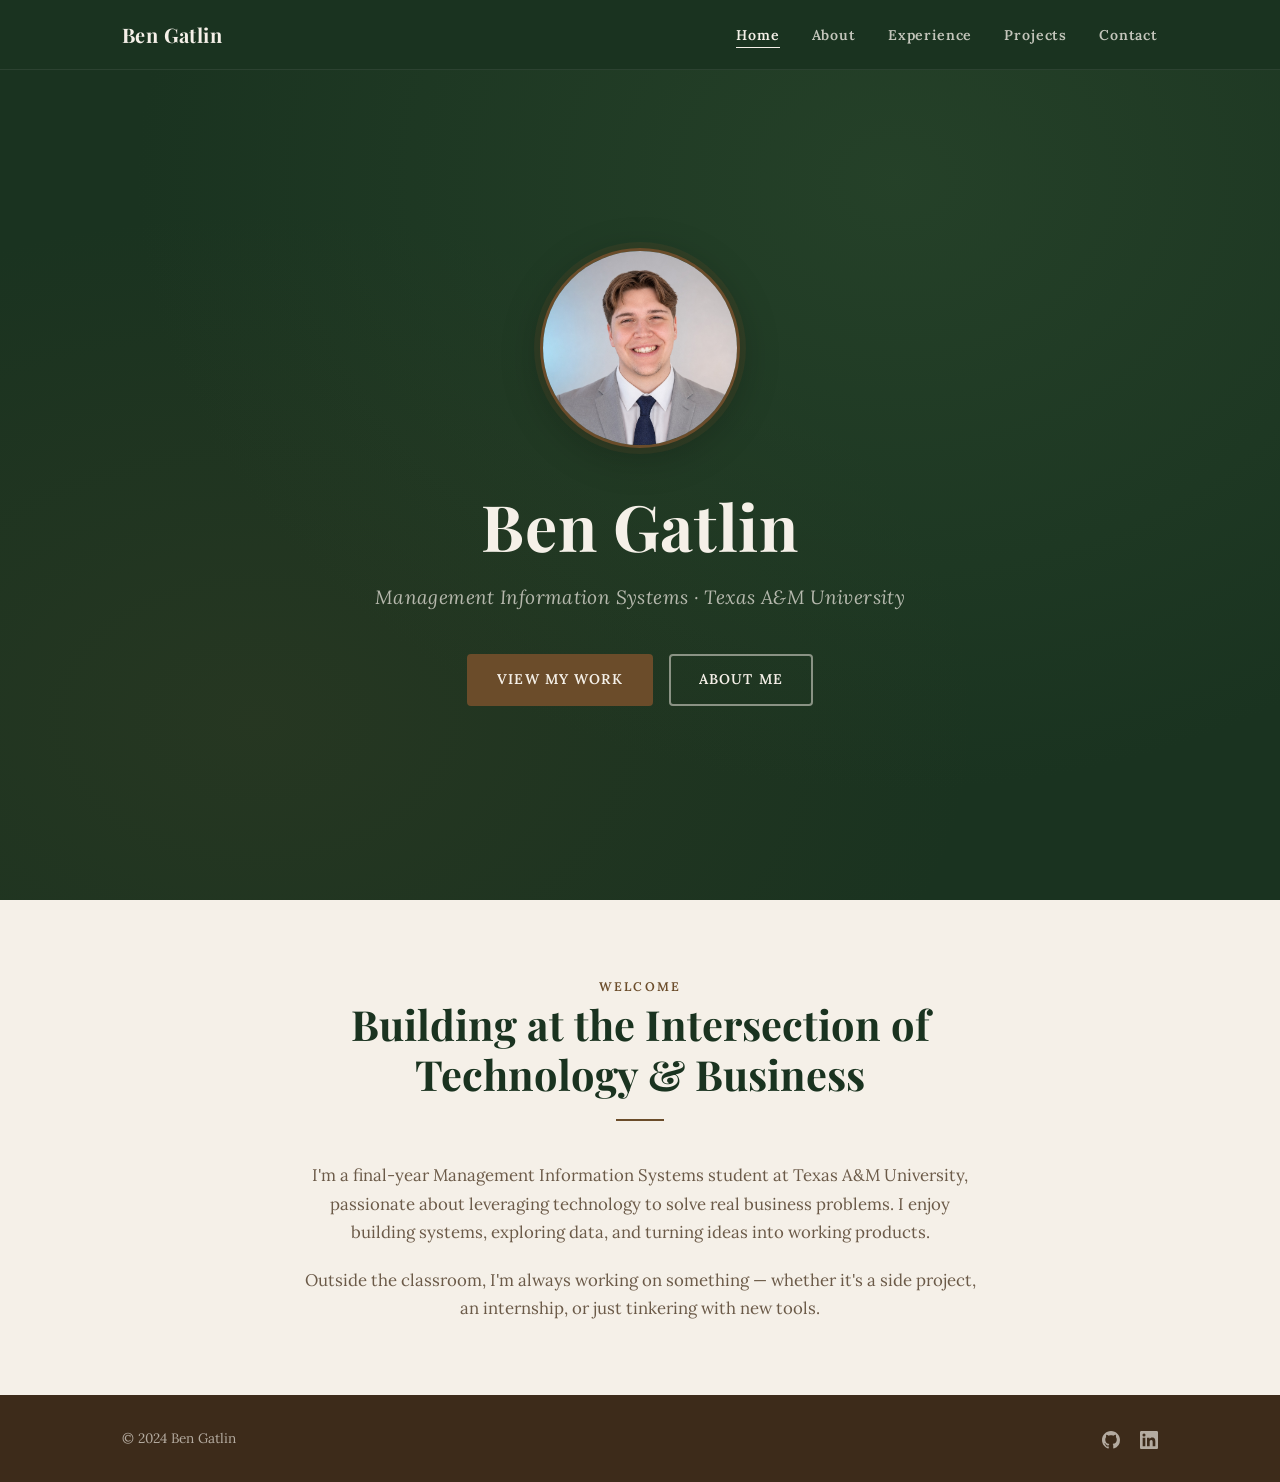
<file: index.html>
<!DOCTYPE html>
<html lang="en">
<head>
  <meta charset="UTF-8">
  <meta name="viewport" content="width=device-width, initial-scale=1.0">
  <meta name="description" content="Ben Gatlin — Management Information Systems student at Texas A&M University.">
  <title>Ben Gatlin</title>
  <link rel="preconnect" href="https://fonts.googleapis.com">
  <link rel="preconnect" href="https://fonts.gstatic.com" crossorigin>
  <link href="https://fonts.googleapis.com/css2?family=Playfair+Display:ital,wght@0,400;0,700;1,400&family=Lora:ital,wght@0,400;0,600;1,400&display=swap" rel="stylesheet">
  <link rel="stylesheet" href="css/styles.css">
</head>
<body>

  <!-- ===== NAVBAR ===== -->
  <nav class="navbar" role="navigation" aria-label="Main navigation">
    <div class="container">
      <a href="index.html" class="nav-brand">Ben Gatlin</a>
      <button class="nav-hamburger" aria-label="Toggle navigation" aria-expanded="false">
        <span></span>
        <span></span>
        <span></span>
      </button>
      <ul class="nav-links">
        <li><a href="index.html">Home</a></li>
        <li><a href="about.html">About</a></li>
        <li><a href="experience.html">Experience</a></li>
        <li><a href="projects.html">Projects</a></li>
        <li><a href="contact.html">Contact</a></li>
      </ul>
    </div>
  </nav>

  <main>

    <!-- ===== HERO ===== -->
    <section class="hero" aria-labelledby="hero-name">
      <div class="hero-photo-wrap">
        <img
          src="assets/profile.jpg"
          alt="Ben Gatlin"
          class="hero-photo"
          width="200"
          height="200"
        >
      </div>
      <h1 id="hero-name">Ben Gatlin</h1>
      <p class="hero-subtitle">Management Information Systems &middot; Texas A&amp;M University</p>
      <div class="hero-cta">
        <a href="projects.html" class="btn btn-primary">View My Work</a>
        <a href="about.html" class="btn btn-outline">About Me</a>
      </div>
    </section>

    <!-- ===== INTRO ===== -->
    <section class="hero-intro" aria-label="Introduction">
      <div class="hero-intro-inner reveal">
        <span class="section-label">Welcome</span>
        <h2>Building at the Intersection of Technology &amp; Business</h2>
        <div class="section-divider center"></div>
        <!-- PLACEHOLDER: Replace with a real 2–3 sentence personal intro -->
        <p>
          I'm a final-year Management Information Systems student at Texas A&amp;M University,
          passionate about leveraging technology to solve real business problems. I enjoy
          building systems, exploring data, and turning ideas into working products.
        </p>
        <p>
          Outside the classroom, I'm always working on something — whether it's a side project,
          an internship, or just tinkering with new tools.
        </p>
      </div>
    </section>

  </main>

  <!-- ===== FOOTER ===== -->
  <footer class="footer" role="contentinfo">
    <div class="container">
      <p class="footer-copy">&copy; 2024 Ben Gatlin</p>
      <nav class="footer-links" aria-label="Social links">
        <!-- PLACEHOLDER: Replace href values with real profile URLs -->
        <a href="https://github.com/BenGatlin" target="_blank" rel="noopener noreferrer" aria-label="GitHub">
          <svg class="footer-icon" viewBox="0 0 24 24" fill="currentColor" aria-hidden="true">
            <path d="M12 0C5.37 0 0 5.37 0 12c0 5.31 3.435 9.795 8.205 11.385.6.105.825-.255.825-.57 0-.285-.015-1.23-.015-2.235-3.015.555-3.795-.735-4.035-1.41-.135-.345-.72-1.41-1.23-1.695-.42-.225-1.02-.78-.015-.795.945-.015 1.62.87 1.845 1.23 1.08 1.815 2.805 1.305 3.495.99.105-.78.42-1.305.765-1.605-2.67-.3-5.46-1.335-5.46-5.925 0-1.305.465-2.385 1.23-3.225-.12-.3-.54-1.53.12-3.18 0 0 1.005-.315 3.3 1.23.96-.27 1.98-.405 3-.405s2.04.135 3 .405c2.295-1.56 3.3-1.23 3.3-1.23.66 1.65.24 2.88.12 3.18.765.84 1.23 1.905 1.23 3.225 0 4.605-2.805 5.625-5.475 5.925.435.375.81 1.095.81 2.22 0 1.605-.015 2.895-.015 3.3 0 .315.225.69.825.57A12.02 12.02 0 0 0 24 12c0-6.63-5.37-12-12-12z"/>
          </svg>
        </a>
        <a href="https://www.linkedin.com/in/ben-gatlin-" target="_blank" rel="noopener noreferrer" aria-label="LinkedIn">
          <svg class="footer-icon" viewBox="0 0 24 24" fill="currentColor" aria-hidden="true">
            <path d="M20.447 20.452h-3.554v-5.569c0-1.328-.027-3.037-1.852-3.037-1.853 0-2.136 1.445-2.136 2.939v5.667H9.351V9h3.414v1.561h.046c.477-.9 1.637-1.85 3.37-1.85 3.601 0 4.267 2.37 4.267 5.455v6.286zM5.337 7.433a2.062 2.062 0 0 1-2.063-2.065 2.064 2.064 0 1 1 2.063 2.065zm1.782 13.019H3.555V9h3.564v11.452zM22.225 0H1.771C.792 0 0 .774 0 1.729v20.542C0 23.227.792 24 1.771 24h20.451C23.2 24 24 23.227 24 22.271V1.729C24 .774 23.2 0 22.222 0h.003z"/>
          </svg>
        </a>
      </nav>
    </div>
  </footer>

  <script src="js/scripts.js"></script>
</body>
</html>
</file>
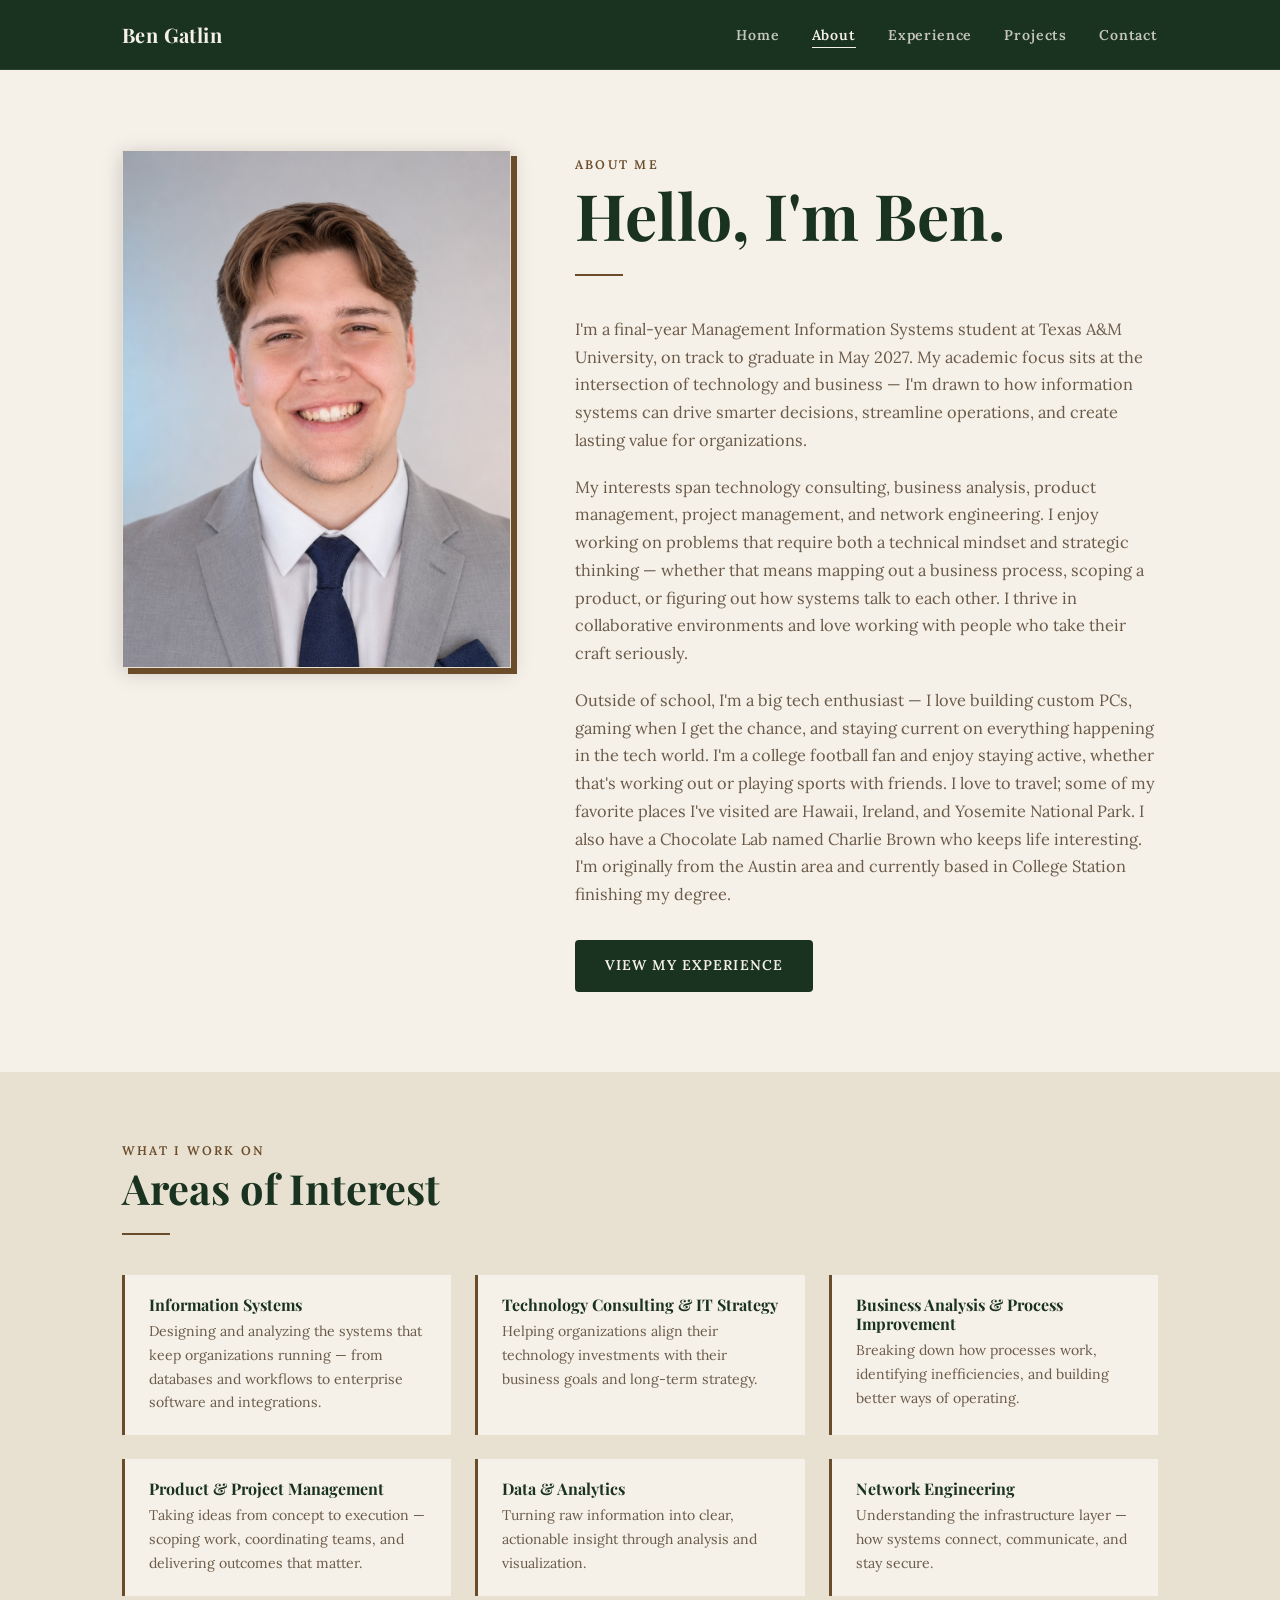
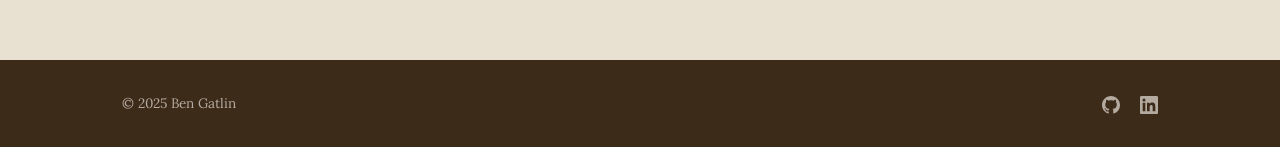
<file: about.html>
<!DOCTYPE html>
<html lang="en">
<head>
  <meta charset="UTF-8">
  <meta name="viewport" content="width=device-width, initial-scale=1.0">
  <meta name="description" content="About Ben Gatlin — MIS student at Texas A&M University.">
  <title>About — Ben Gatlin</title>
  <link rel="preconnect" href="https://fonts.googleapis.com">
  <link rel="preconnect" href="https://fonts.gstatic.com" crossorigin>
  <link href="https://fonts.googleapis.com/css2?family=Playfair+Display:ital,wght@0,400;0,700;1,400&family=Lora:ital,wght@0,400;0,600;1,400&display=swap" rel="stylesheet">
  <link rel="stylesheet" href="css/styles.css">
</head>
<body>

  <!-- ===== NAVBAR ===== -->
  <nav class="navbar" role="navigation" aria-label="Main navigation">
    <div class="container">
      <a href="index.html" class="nav-brand">Ben Gatlin</a>
      <button class="nav-hamburger" aria-label="Toggle navigation" aria-expanded="false">
        <span></span>
        <span></span>
        <span></span>
      </button>
      <ul class="nav-links">
        <li><a href="index.html">Home</a></li>
        <li><a href="about.html">About</a></li>
        <li><a href="experience.html">Experience</a></li>
        <li><a href="projects.html">Projects</a></li>
        <li><a href="contact.html">Contact</a></li>
      </ul>
    </div>
  </nav>

  <main style="padding-top: var(--nav-height);">

    <!-- ===== ABOUT BIO ===== -->
    <section class="section" aria-labelledby="about-heading">
      <div class="container">
        <div class="about-grid">

          <!-- Photo column -->
          <div class="about-photo-wrap reveal">
            <img
              src="assets/profile.jpg"
              alt="Ben Gatlin"
              class="about-photo"
            >
          </div>

          <!-- Bio column -->
          <div class="about-content reveal">
            <span class="section-label">About Me</span>
            <h1 id="about-heading" class="section-title">Hello, I'm Ben.</h1>
            <div class="section-divider"></div>

            <p>
              I'm a final-year Management Information Systems student at Texas A&amp;M University,
              on track to graduate in May 2027. My academic focus sits at the intersection of
              technology and business — I'm drawn to how information systems can drive smarter
              decisions, streamline operations, and create lasting value for organizations.
            </p>

            <p>
              My interests span technology consulting, business analysis, product management,
              project management, and network engineering. I enjoy working on problems that require
              both a technical mindset and strategic thinking — whether that means mapping out a
              business process, scoping a product, or figuring out how systems talk to each other.
              I thrive in collaborative environments and love working with people who take their
              craft seriously.
            </p>

            <p>
              Outside of school, I'm a big tech enthusiast — I love building custom PCs, gaming
              when I get the chance, and staying current on everything happening in the tech world.
              I'm a college football fan and enjoy staying active, whether that's working out or
              playing sports with friends. I love to travel; some of my favorite places I've visited
              are Hawaii, Ireland, and Yosemite National Park. I also have a Chocolate Lab named
              Charlie Brown who keeps life interesting. I'm originally from the Austin area and
              currently based in College Station finishing my degree.
            </p>

            <a href="experience.html" class="btn btn-dark" style="margin-top: 0.75rem;">
              View My Experience
            </a>
          </div>

        </div>
      </div>
    </section>

    <!-- ===== AREAS OF INTEREST ===== -->
    <section class="about-interests" aria-labelledby="interests-heading">
      <div class="container">
        <span class="section-label">What I Work On</span>
        <h2 id="interests-heading" class="section-title">Areas of Interest</h2>
        <div class="section-divider"></div>

        <div class="interests-grid">
          <div class="interest-item reveal">
            <h4>Information Systems</h4>
            <p>Designing and analyzing the systems that keep organizations running — from databases and workflows to enterprise software and integrations.</p>
          </div>

          <div class="interest-item reveal">
            <h4>Technology Consulting &amp; IT Strategy</h4>
            <p>Helping organizations align their technology investments with their business goals and long-term strategy.</p>
          </div>

          <div class="interest-item reveal">
            <h4>Business Analysis &amp; Process Improvement</h4>
            <p>Breaking down how processes work, identifying inefficiencies, and building better ways of operating.</p>
          </div>

          <div class="interest-item reveal">
            <h4>Product &amp; Project Management</h4>
            <p>Taking ideas from concept to execution — scoping work, coordinating teams, and delivering outcomes that matter.</p>
          </div>

          <div class="interest-item reveal">
            <h4>Data &amp; Analytics</h4>
            <p>Turning raw information into clear, actionable insight through analysis and visualization.</p>
          </div>

          <div class="interest-item reveal">
            <h4>Network Engineering</h4>
            <p>Understanding the infrastructure layer — how systems connect, communicate, and stay secure.</p>
          </div>
        </div>
      </div>
    </section>

  </main>

  <!-- ===== FOOTER ===== -->
  <footer class="footer" role="contentinfo">
    <div class="container">
      <p class="footer-copy">&copy; 2025 Ben Gatlin</p>
      <nav class="footer-links" aria-label="Social links">
        <a href="https://github.com/BenGatlin" target="_blank" rel="noopener noreferrer" aria-label="GitHub">
          <svg class="footer-icon" viewBox="0 0 24 24" fill="currentColor" aria-hidden="true">
            <path d="M12 0C5.37 0 0 5.37 0 12c0 5.31 3.435 9.795 8.205 11.385.6.105.825-.255.825-.57 0-.285-.015-1.23-.015-2.235-3.015.555-3.795-.735-4.035-1.41-.135-.345-.72-1.41-1.23-1.695-.42-.225-1.02-.78-.015-.795.945-.015 1.62.87 1.845 1.23 1.08 1.815 2.805 1.305 3.495.99.105-.78.42-1.305.765-1.605-2.67-.3-5.46-1.335-5.46-5.925 0-1.305.465-2.385 1.23-3.225-.12-.3-.54-1.53.12-3.18 0 0 1.005-.315 3.3 1.23.96-.27 1.98-.405 3-.405s2.04.135 3 .405c2.295-1.56 3.3-1.23 3.3-1.23.66 1.65.24 2.88.12 3.18.765.84 1.23 1.905 1.23 3.225 0 4.605-2.805 5.625-5.475 5.925.435.375.81 1.095.81 2.22 0 1.605-.015 2.895-.015 3.3 0 .315.225.69.825.57A12.02 12.02 0 0 0 24 12c0-6.63-5.37-12-12-12z"/>
          </svg>
        </a>
        <a href="https://www.linkedin.com/in/ben-gatlin-" target="_blank" rel="noopener noreferrer" aria-label="LinkedIn">
          <svg class="footer-icon" viewBox="0 0 24 24" fill="currentColor" aria-hidden="true">
            <path d="M20.447 20.452h-3.554v-5.569c0-1.328-.027-3.037-1.852-3.037-1.853 0-2.136 1.445-2.136 2.939v5.667H9.351V9h3.414v1.561h.046c.477-.9 1.637-1.85 3.37-1.85 3.601 0 4.267 2.37 4.267 5.455v6.286zM5.337 7.433a2.062 2.062 0 0 1-2.063-2.065 2.064 2.064 0 1 1 2.063 2.065zm1.782 13.019H3.555V9h3.564v11.452zM22.225 0H1.771C.792 0 0 .774 0 1.729v20.542C0 23.227.792 24 1.771 24h20.451C23.2 24 24 23.227 24 22.271V1.729C24 .774 23.2 0 22.222 0h.003z"/>
          </svg>
        </a>
      </nav>
    </div>
  </footer>

  <script src="js/scripts.js"></script>
</body>
</html>
</file>
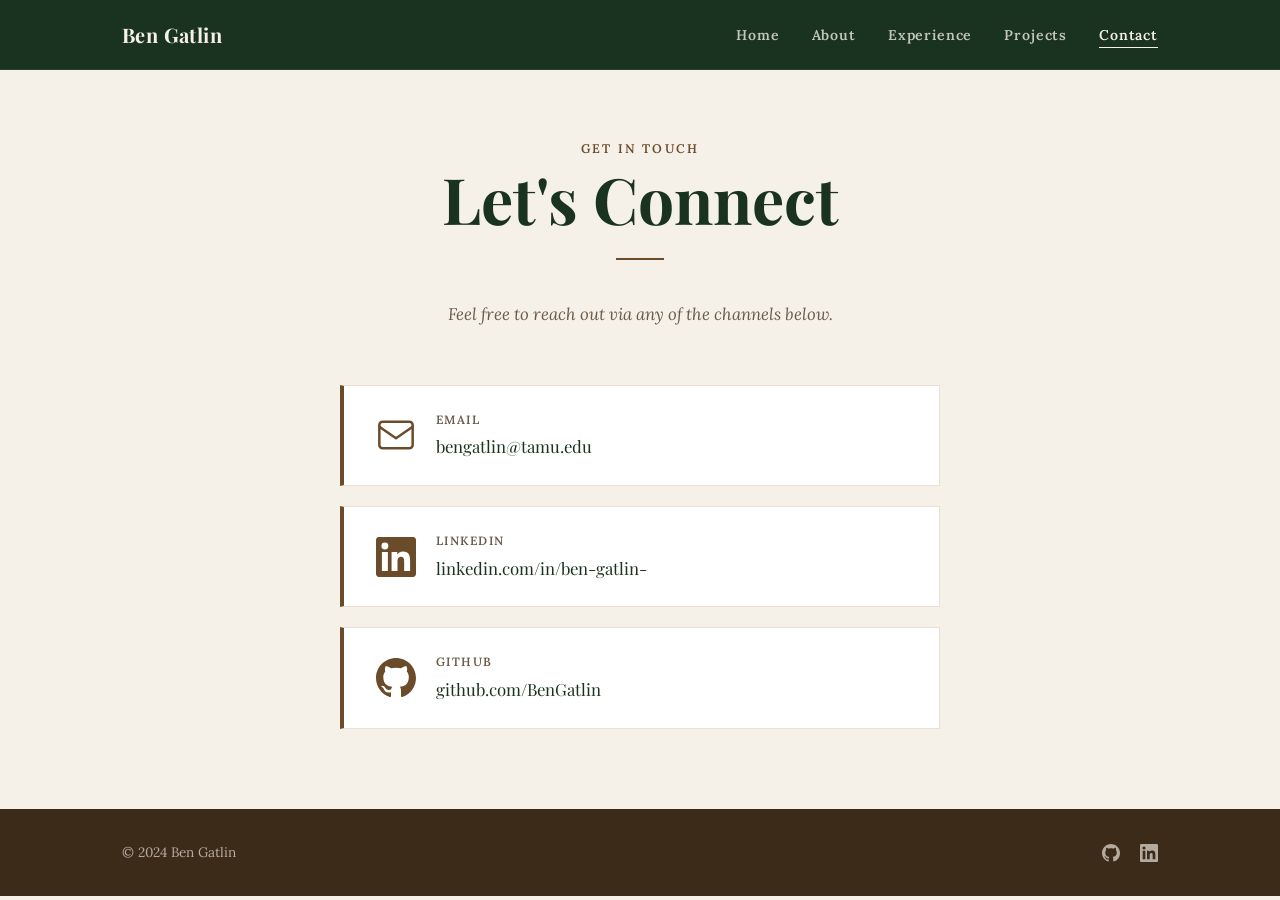
<file: contact.html>
<!DOCTYPE html>
<html lang="en">
<head>
  <meta charset="UTF-8">
  <meta name="viewport" content="width=device-width, initial-scale=1.0">
  <meta name="description" content="Contact Ben Gatlin — email, LinkedIn, and GitHub.">
  <title>Contact — Ben Gatlin</title>
  <link rel="preconnect" href="https://fonts.googleapis.com">
  <link rel="preconnect" href="https://fonts.gstatic.com" crossorigin>
  <link href="https://fonts.googleapis.com/css2?family=Playfair+Display:ital,wght@0,400;0,700;1,400&family=Lora:ital,wght@0,400;0,600;1,400&display=swap" rel="stylesheet">
  <link rel="stylesheet" href="css/styles.css">
</head>
<body>

  <!-- ===== NAVBAR ===== -->
  <nav class="navbar" role="navigation" aria-label="Main navigation">
    <div class="container">
      <a href="index.html" class="nav-brand">Ben Gatlin</a>
      <button class="nav-hamburger" aria-label="Toggle navigation" aria-expanded="false">
        <span></span>
        <span></span>
        <span></span>
      </button>
      <ul class="nav-links">
        <li><a href="index.html">Home</a></li>
        <li><a href="about.html">About</a></li>
        <li><a href="experience.html">Experience</a></li>
        <li><a href="projects.html">Projects</a></li>
        <li><a href="contact.html">Contact</a></li>
      </ul>
    </div>
  </nav>

  <main>
    <section class="contact-section" aria-labelledby="contact-heading">
      <div class="contact-inner">

        <span class="section-label">Get In Touch</span>
        <h1 id="contact-heading">Let's Connect</h1>
        <div class="section-divider center"></div>
        <p class="contact-intro">
          Feel free to reach out via any of the channels below.
        </p>

        <ul class="contact-list" role="list">

          <!-- Email -->
          <li>
            <a href="mailto:bengatlin@tamu.edu" class="contact-item" aria-label="Send email">
              <svg class="contact-icon" viewBox="0 0 24 24" fill="none" stroke="currentColor" stroke-width="1.5" stroke-linecap="round" stroke-linejoin="round" aria-hidden="true">
                <rect x="2" y="4" width="20" height="16" rx="2"/>
                <path d="m2 7 10 7 10-7"/>
              </svg>
              <div>
                <div class="contact-label">Email</div>
                <div class="contact-value">bengatlin@tamu.edu</div>
              </div>
            </a>
          </li>

          <!-- LinkedIn -->
          <li>
            <a href="https://www.linkedin.com/in/ben-gatlin-" class="contact-item" target="_blank" rel="noopener noreferrer" aria-label="LinkedIn profile">
              <svg class="contact-icon" viewBox="0 0 24 24" fill="currentColor" aria-hidden="true">
                <path d="M20.447 20.452h-3.554v-5.569c0-1.328-.027-3.037-1.852-3.037-1.853 0-2.136 1.445-2.136 2.939v5.667H9.351V9h3.414v1.561h.046c.477-.9 1.637-1.85 3.37-1.85 3.601 0 4.267 2.37 4.267 5.455v6.286zM5.337 7.433a2.062 2.062 0 0 1-2.063-2.065 2.064 2.064 0 1 1 2.063 2.065zm1.782 13.019H3.555V9h3.564v11.452zM22.225 0H1.771C.792 0 0 .774 0 1.729v20.542C0 23.227.792 24 1.771 24h20.451C23.2 24 24 23.227 24 22.271V1.729C24 .774 23.2 0 22.222 0h.003z"/>
              </svg>
              <div>
                <div class="contact-label">LinkedIn</div>
                <div class="contact-value">linkedin.com/in/ben-gatlin-</div>
              </div>
            </a>
          </li>

          <!-- GitHub -->
          <li>
            <a href="https://github.com/BenGatlin" class="contact-item" target="_blank" rel="noopener noreferrer" aria-label="GitHub profile">
              <svg class="contact-icon" viewBox="0 0 24 24" fill="currentColor" aria-hidden="true">
                <path d="M12 0C5.37 0 0 5.37 0 12c0 5.31 3.435 9.795 8.205 11.385.6.105.825-.255.825-.57 0-.285-.015-1.23-.015-2.235-3.015.555-3.795-.735-4.035-1.41-.135-.345-.72-1.41-1.23-1.695-.42-.225-1.02-.78-.015-.795.945-.015 1.62.87 1.845 1.23 1.08 1.815 2.805 1.305 3.495.99.105-.78.42-1.305.765-1.605-2.67-.3-5.46-1.335-5.46-5.925 0-1.305.465-2.385 1.23-3.225-.12-.3-.54-1.53.12-3.18 0 0 1.005-.315 3.3 1.23.96-.27 1.98-.405 3-.405s2.04.135 3 .405c2.295-1.56 3.3-1.23 3.3-1.23.66 1.65.24 2.88.12 3.18.765.84 1.23 1.905 1.23 3.225 0 4.605-2.805 5.625-5.475 5.925.435.375.81 1.095.81 2.22 0 1.605-.015 2.895-.015 3.3 0 .315.225.69.825.57A12.02 12.02 0 0 0 24 12c0-6.63-5.37-12-12-12z"/>
              </svg>
              <div>
                <div class="contact-label">GitHub</div>
                <div class="contact-value">github.com/BenGatlin</div>
              </div>
            </a>
          </li>

        </ul>
      </div>
    </section>
  </main>

  <!-- ===== FOOTER ===== -->
  <footer class="footer" role="contentinfo">
    <div class="container">
      <p class="footer-copy">&copy; 2024 Ben Gatlin</p>
      <nav class="footer-links" aria-label="Social links">
        <a href="https://github.com/BenGatlin" target="_blank" rel="noopener noreferrer" aria-label="GitHub">
          <svg class="footer-icon" viewBox="0 0 24 24" fill="currentColor" aria-hidden="true">
            <path d="M12 0C5.37 0 0 5.37 0 12c0 5.31 3.435 9.795 8.205 11.385.6.105.825-.255.825-.57 0-.285-.015-1.23-.015-2.235-3.015.555-3.795-.735-4.035-1.41-.135-.345-.72-1.41-1.23-1.695-.42-.225-1.02-.78-.015-.795.945-.015 1.62.87 1.845 1.23 1.08 1.815 2.805 1.305 3.495.99.105-.78.42-1.305.765-1.605-2.67-.3-5.46-1.335-5.46-5.925 0-1.305.465-2.385 1.23-3.225-.12-.3-.54-1.53.12-3.18 0 0 1.005-.315 3.3 1.23.96-.27 1.98-.405 3-.405s2.04.135 3 .405c2.295-1.56 3.3-1.23 3.3-1.23.66 1.65.24 2.88.12 3.18.765.84 1.23 1.905 1.23 3.225 0 4.605-2.805 5.625-5.475 5.925.435.375.81 1.095.81 2.22 0 1.605-.015 2.895-.015 3.3 0 .315.225.69.825.57A12.02 12.02 0 0 0 24 12c0-6.63-5.37-12-12-12z"/>
          </svg>
        </a>
        <a href="https://www.linkedin.com/in/ben-gatlin-" target="_blank" rel="noopener noreferrer" aria-label="LinkedIn">
          <svg class="footer-icon" viewBox="0 0 24 24" fill="currentColor" aria-hidden="true">
            <path d="M20.447 20.452h-3.554v-5.569c0-1.328-.027-3.037-1.852-3.037-1.853 0-2.136 1.445-2.136 2.939v5.667H9.351V9h3.414v1.561h.046c.477-.9 1.637-1.85 3.37-1.85 3.601 0 4.267 2.37 4.267 5.455v6.286zM5.337 7.433a2.062 2.062 0 0 1-2.063-2.065 2.064 2.064 0 1 1 2.063 2.065zm1.782 13.019H3.555V9h3.564v11.452zM22.225 0H1.771C.792 0 0 .774 0 1.729v20.542C0 23.227.792 24 1.771 24h20.451C23.2 24 24 23.227 24 22.271V1.729C24 .774 23.2 0 22.222 0h.003z"/>
          </svg>
        </a>
      </nav>
    </div>
  </footer>

  <script src="js/scripts.js"></script>
</body>
</html>
</file>
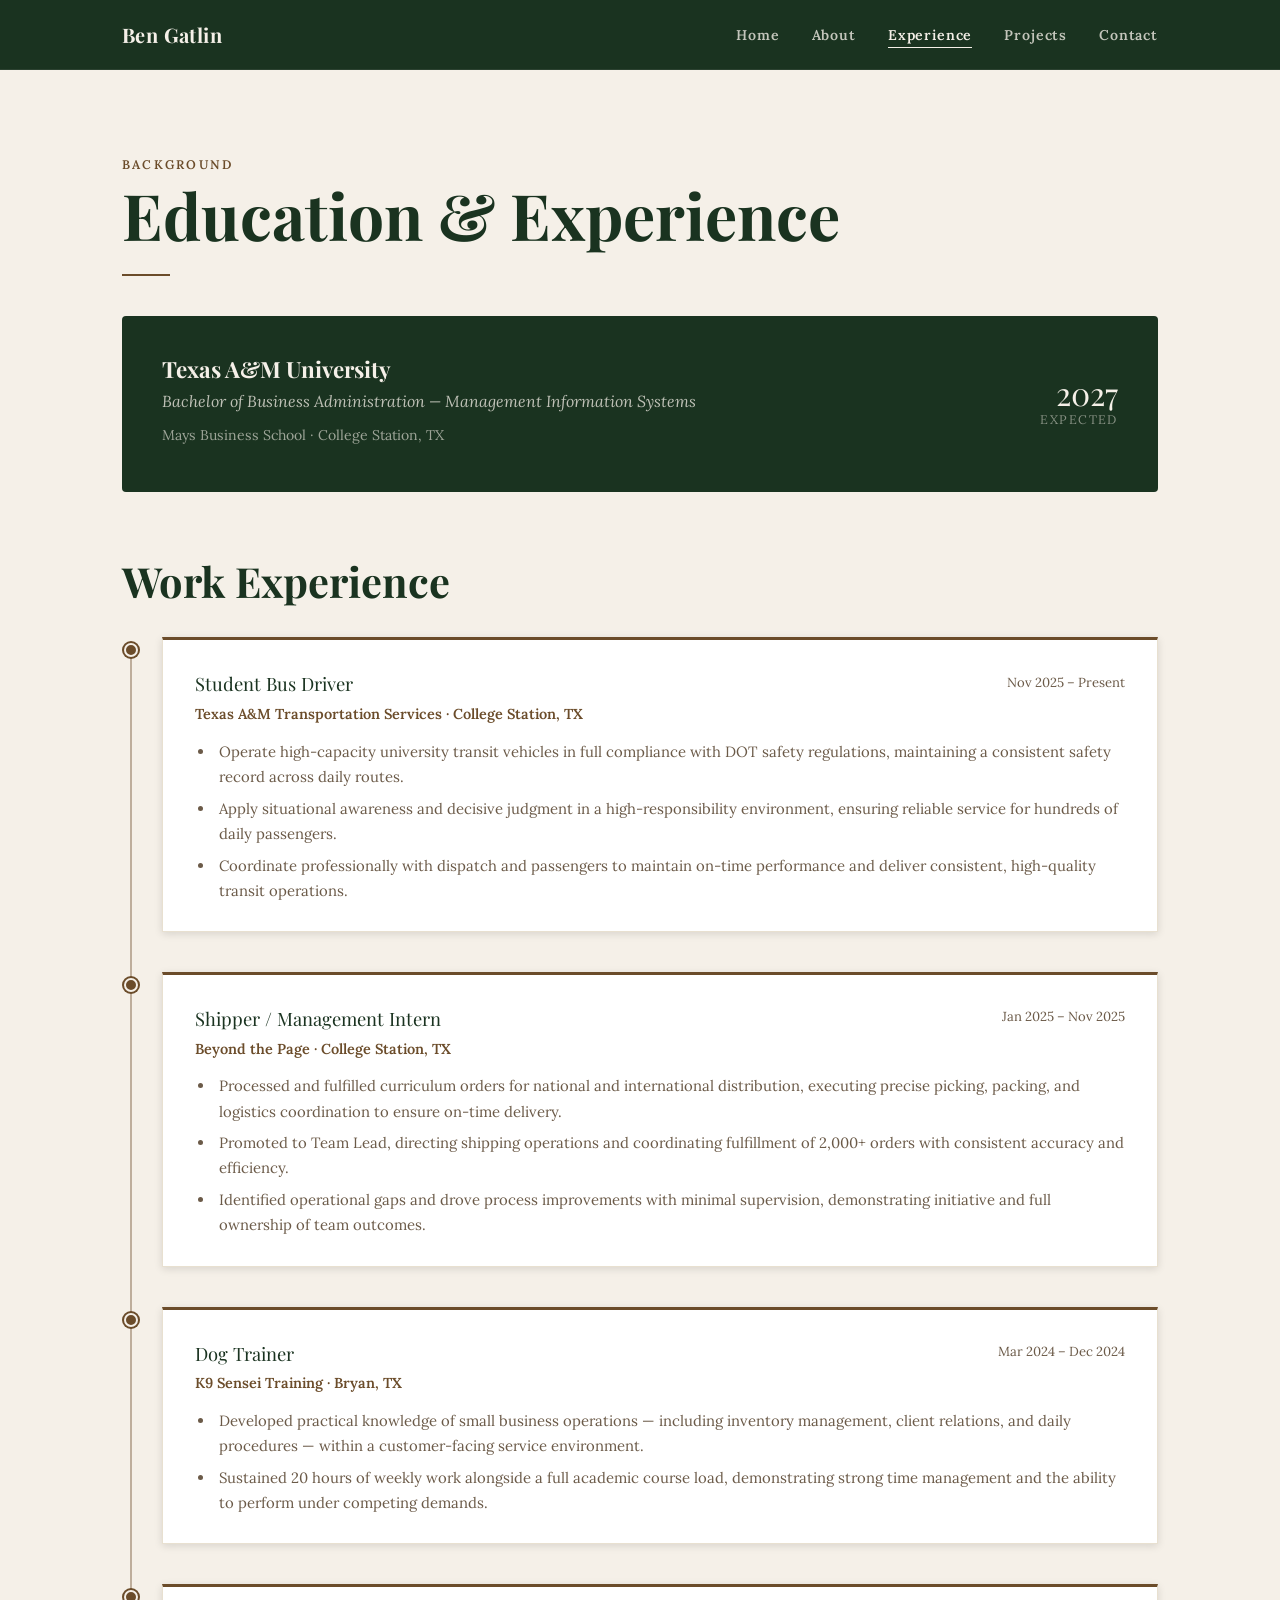
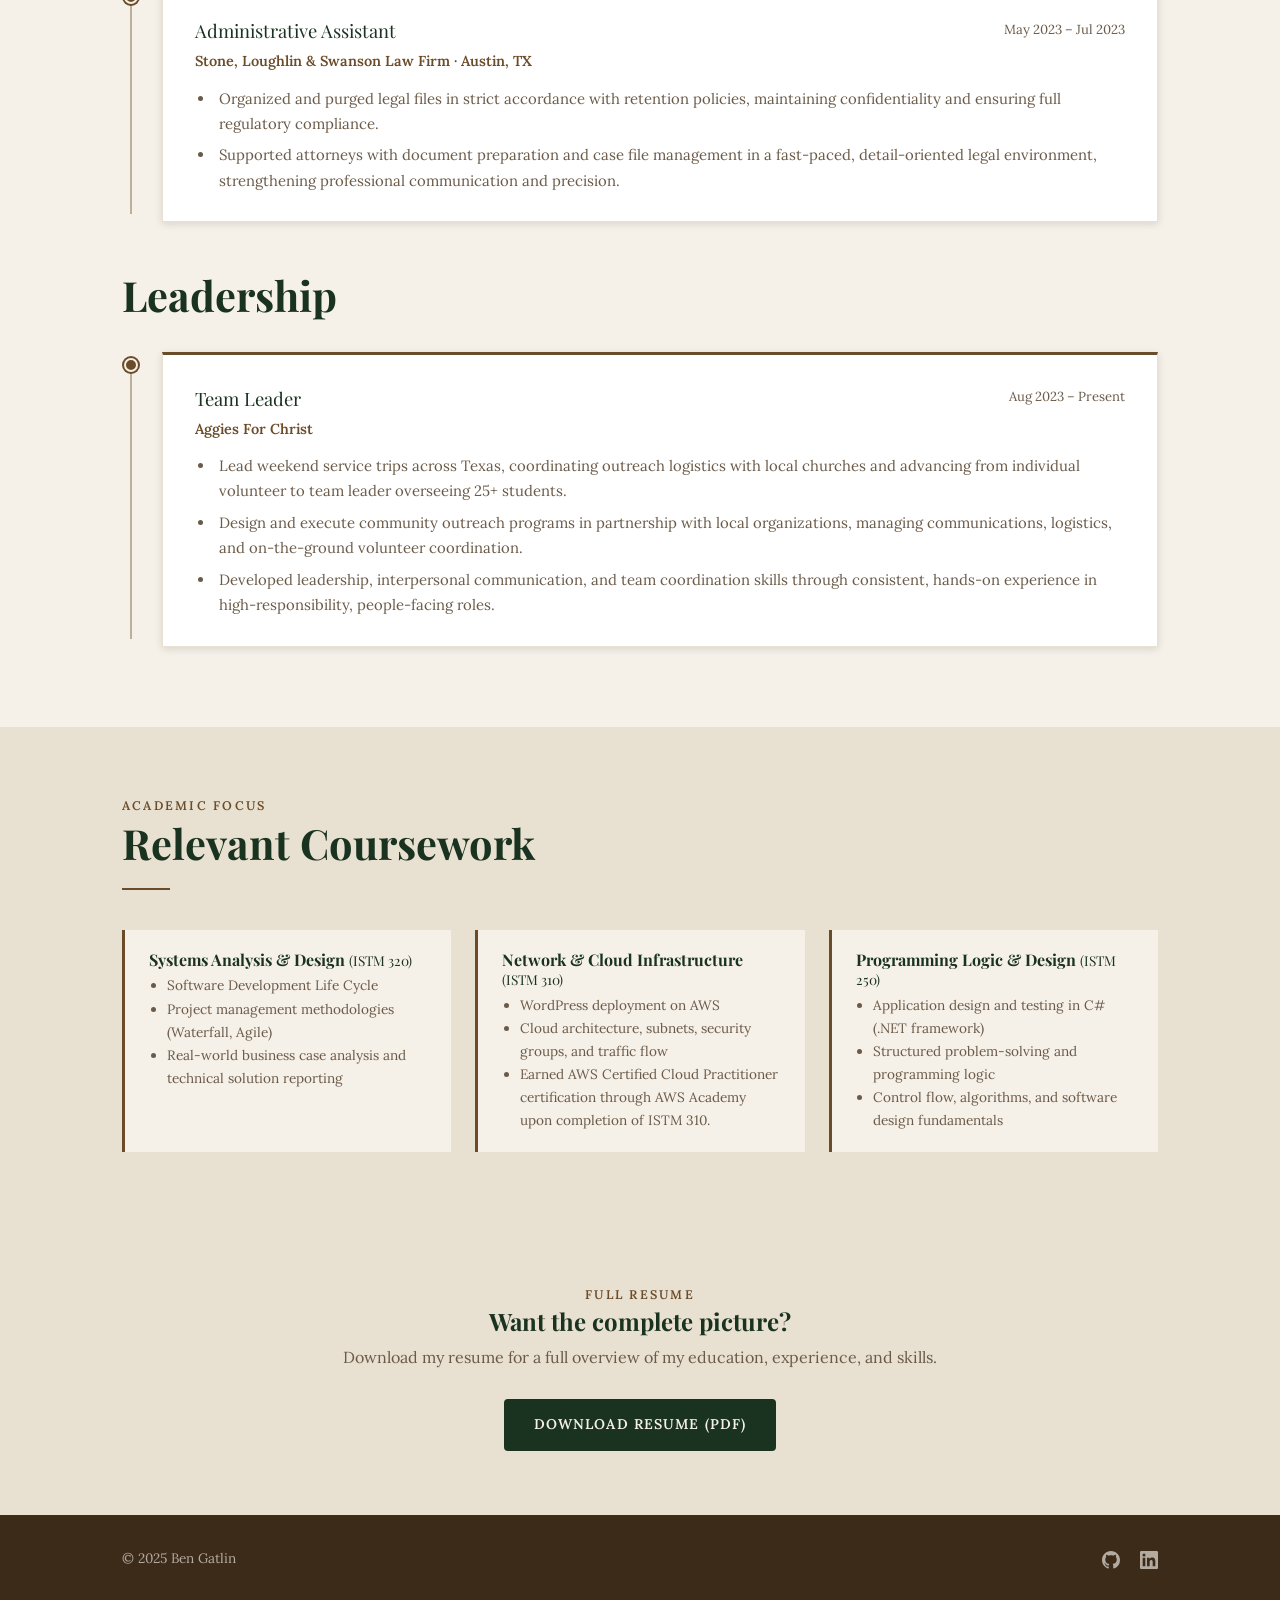
<file: experience.html>
<!DOCTYPE html>
<html lang="en">
<head>
  <meta charset="UTF-8">
  <meta name="viewport" content="width=device-width, initial-scale=1.0">
  <meta name="description" content="Experience and resume of Ben Gatlin, MIS student at Texas A&M University.">
  <title>Experience — Ben Gatlin</title>
  <link rel="preconnect" href="https://fonts.googleapis.com">
  <link rel="preconnect" href="https://fonts.gstatic.com" crossorigin>
  <link href="https://fonts.googleapis.com/css2?family=Playfair+Display:ital,wght@0,400;0,700;1,400&family=Lora:ital,wght@0,400;0,600;1,400&display=swap" rel="stylesheet">
  <link rel="stylesheet" href="css/styles.css">
</head>
<body>

  <!-- ===== NAVBAR ===== -->
  <nav class="navbar" role="navigation" aria-label="Main navigation">
    <div class="container">
      <a href="index.html" class="nav-brand">Ben Gatlin</a>
      <button class="nav-hamburger" aria-label="Toggle navigation" aria-expanded="false">
        <span></span>
        <span></span>
        <span></span>
      </button>
      <ul class="nav-links">
        <li><a href="index.html">Home</a></li>
        <li><a href="about.html">About</a></li>
        <li><a href="experience.html">Experience</a></li>
        <li><a href="projects.html">Projects</a></li>
        <li><a href="contact.html">Contact</a></li>
      </ul>
    </div>
  </nav>

  <main style="padding-top: var(--nav-height);">

    <!-- ===== EDUCATION ===== -->
    <section class="section" aria-labelledby="education-heading">
      <div class="container">
        <span class="section-label">Background</span>
        <h1 id="education-heading" class="section-title">Education &amp; Experience</h1>
        <div class="section-divider"></div>

        <!-- Education card -->
        <div class="education-card reveal" role="region" aria-label="Education">
          <div>
            <h3>Texas A&amp;M University</h3>
            <p class="degree">Bachelor of Business Administration — Management Information Systems</p>
            <p class="detail">Mays Business School &middot; College Station, TX</p>
          </div>
          <div class="education-date">
            <div class="year">2027</div>
            <div class="year-label">Expected</div>
          </div>
        </div>

        <!-- ===== EXPERIENCE TIMELINE ===== -->
        <h2 style="margin-bottom: 2rem; margin-top: 1rem;">Work Experience</h2>

        <div class="timeline" role="list">

          <div class="timeline-entry reveal" role="listitem">
            <div class="timeline-dot" aria-hidden="true"></div>
            <div class="timeline-card">
              <div class="timeline-header">
                <div>
                  <div class="timeline-role">Student Bus Driver</div>
                  <div class="timeline-company">Texas A&amp;M Transportation Services &middot; College Station, TX</div>
                </div>
                <div class="timeline-dates">Nov 2025 – Present</div>
              </div>
              <ul class="timeline-bullets">
                <li>Operate high-capacity university transit vehicles in full compliance with DOT safety regulations, maintaining a consistent safety record across daily routes.</li>
                <li>Apply situational awareness and decisive judgment in a high-responsibility environment, ensuring reliable service for hundreds of daily passengers.</li>
                <li>Coordinate professionally with dispatch and passengers to maintain on-time performance and deliver consistent, high-quality transit operations.</li>
              </ul>
            </div>
          </div>

          <div class="timeline-entry reveal" role="listitem">
            <div class="timeline-dot" aria-hidden="true"></div>
            <div class="timeline-card">
              <div class="timeline-header">
                <div>
                  <div class="timeline-role">Shipper / Management Intern</div>
                  <div class="timeline-company">Beyond the Page &middot; College Station, TX</div>
                </div>
                <div class="timeline-dates">Jan 2025 – Nov 2025</div>
              </div>
              <ul class="timeline-bullets">
                <li>Processed and fulfilled curriculum orders for national and international distribution, executing precise picking, packing, and logistics coordination to ensure on-time delivery.</li>
                <li>Promoted to Team Lead, directing shipping operations and coordinating fulfillment of 2,000+ orders with consistent accuracy and efficiency.</li>
                <li>Identified operational gaps and drove process improvements with minimal supervision, demonstrating initiative and full ownership of team outcomes.</li>
              </ul>
            </div>
          </div>

          <div class="timeline-entry reveal" role="listitem">
            <div class="timeline-dot" aria-hidden="true"></div>
            <div class="timeline-card">
              <div class="timeline-header">
                <div>
                  <div class="timeline-role">Dog Trainer</div>
                  <div class="timeline-company">K9 Sensei Training &middot; Bryan, TX</div>
                </div>
                <div class="timeline-dates">Mar 2024 – Dec 2024</div>
              </div>
              <ul class="timeline-bullets">
                <li>Developed practical knowledge of small business operations — including inventory management, client relations, and daily procedures — within a customer-facing service environment.</li>
                <li>Sustained 20 hours of weekly work alongside a full academic course load, demonstrating strong time management and the ability to perform under competing demands.</li>
              </ul>
            </div>
          </div>

          <div class="timeline-entry reveal" role="listitem">
            <div class="timeline-dot" aria-hidden="true"></div>
            <div class="timeline-card">
              <div class="timeline-header">
                <div>
                  <div class="timeline-role">Administrative Assistant</div>
                  <div class="timeline-company">Stone, Loughlin &amp; Swanson Law Firm &middot; Austin, TX</div>
                </div>
                <div class="timeline-dates">May 2023 – Jul 2023</div>
              </div>
              <ul class="timeline-bullets">
                <li>Organized and purged legal files in strict accordance with retention policies, maintaining confidentiality and ensuring full regulatory compliance.</li>
                <li>Supported attorneys with document preparation and case file management in a fast-paced, detail-oriented legal environment, strengthening professional communication and precision.</li>
              </ul>
            </div>
          </div>

        </div><!-- /.timeline -->

        <!-- ===== LEADERSHIP ===== -->
        <h2 style="margin-bottom: 2rem; margin-top: 3rem;">Leadership</h2>

        <div class="timeline" role="list">

          <div class="timeline-entry reveal" role="listitem">
            <div class="timeline-dot" aria-hidden="true"></div>
            <div class="timeline-card">
              <div class="timeline-header">
                <div>
                  <div class="timeline-role">Team Leader</div>
                  <div class="timeline-company">Aggies For Christ</div>
                </div>
                <div class="timeline-dates">Aug 2023 – Present</div>
              </div>
              <ul class="timeline-bullets">
                <li>Lead weekend service trips across Texas, coordinating outreach logistics with local churches and advancing from individual volunteer to team leader overseeing 25+ students.</li>
                <li>Design and execute community outreach programs in partnership with local organizations, managing communications, logistics, and on-the-ground volunteer coordination.</li>
                <li>Developed leadership, interpersonal communication, and team coordination skills through consistent, hands-on experience in high-responsibility, people-facing roles.</li>
              </ul>
            </div>
          </div>

        </div><!-- /.timeline -->
      </div>
    </section>

    <!-- ===== RELEVANT COURSEWORK ===== -->
    <section class="about-interests" aria-labelledby="coursework-heading">
      <div class="container">
        <span class="section-label">Academic Focus</span>
        <h2 id="coursework-heading" class="section-title">Relevant Coursework</h2>
        <div class="section-divider"></div>

        <div class="interests-grid">

          <div class="interest-item reveal">
            <h4>Systems Analysis &amp; Design <span style="font-weight: 400; font-size: 0.85em;">(ISTM 320)</span></h4>
            <ul style="list-style: disc; padding-left: 1.1rem; font-size: 0.85rem; color: var(--color-text-muted); font-family: var(--font-body); margin: 0;">
              <li>Software Development Life Cycle</li>
              <li>Project management methodologies (Waterfall, Agile)</li>
              <li>Real-world business case analysis and technical solution reporting</li>
            </ul>
          </div>

          <div class="interest-item reveal">
            <h4>Network &amp; Cloud Infrastructure <span style="font-weight: 400; font-size: 0.85em;">(ISTM 310)</span></h4>
            <ul style="list-style: disc; padding-left: 1.1rem; font-size: 0.85rem; color: var(--color-text-muted); font-family: var(--font-body); margin: 0;">
              <li>WordPress deployment on AWS</li>
              <li>Cloud architecture, subnets, security groups, and traffic flow</li>
              <li>Earned AWS Certified Cloud Practitioner certification through AWS Academy upon completion of ISTM 310.</li>
            </ul>
          </div>

          <div class="interest-item reveal">
            <h4>Programming Logic &amp; Design <span style="font-weight: 400; font-size: 0.85em;">(ISTM 250)</span></h4>
            <ul style="list-style: disc; padding-left: 1.1rem; font-size: 0.85rem; color: var(--color-text-muted); font-family: var(--font-body); margin: 0;">
              <li>Application design and testing in C# (.NET framework)</li>
              <li>Structured problem-solving and programming logic</li>
              <li>Control flow, algorithms, and software design fundamentals</li>
            </ul>
          </div>

        </div>
      </div>
    </section>

    <!-- ===== RESUME CTA ===== -->
    <section class="resume-cta" aria-labelledby="resume-heading">
      <div class="container">
        <span class="section-label">Full Resume</span>
        <h3 id="resume-heading">Want the complete picture?</h3>
        <p>Download my resume for a full overview of my education, experience, and skills.</p>
        <a href="assets/resume.pdf" class="btn btn-dark" target="_blank" rel="noopener noreferrer">
          Download Resume (PDF)
        </a>
      </div>
    </section>

  </main>

  <!-- ===== FOOTER ===== -->
  <footer class="footer" role="contentinfo">
    <div class="container">
      <p class="footer-copy">&copy; 2025 Ben Gatlin</p>
      <nav class="footer-links" aria-label="Social links">
        <a href="https://github.com/BenGatlin" target="_blank" rel="noopener noreferrer" aria-label="GitHub">
          <svg class="footer-icon" viewBox="0 0 24 24" fill="currentColor" aria-hidden="true">
            <path d="M12 0C5.37 0 0 5.37 0 12c0 5.31 3.435 9.795 8.205 11.385.6.105.825-.255.825-.57 0-.285-.015-1.23-.015-2.235-3.015.555-3.795-.735-4.035-1.41-.135-.345-.72-1.41-1.23-1.695-.42-.225-1.02-.78-.015-.795.945-.015 1.62.87 1.845 1.23 1.08 1.815 2.805 1.305 3.495.99.105-.78.42-1.305.765-1.605-2.67-.3-5.46-1.335-5.46-5.925 0-1.305.465-2.385 1.23-3.225-.12-.3-.54-1.53.12-3.18 0 0 1.005-.315 3.3 1.23.96-.27 1.98-.405 3-.405s2.04.135 3 .405c2.295-1.56 3.3-1.23 3.3-1.23.66 1.65.24 2.88.12 3.18.765.84 1.23 1.905 1.23 3.225 0 4.605-2.805 5.625-5.475 5.925.435.375.81 1.095.81 2.22 0 1.605-.015 2.895-.015 3.3 0 .315.225.69.825.57A12.02 12.02 0 0 0 24 12c0-6.63-5.37-12-12-12z"/>
          </svg>
        </a>
        <a href="https://www.linkedin.com/in/ben-gatlin-" target="_blank" rel="noopener noreferrer" aria-label="LinkedIn">
          <svg class="footer-icon" viewBox="0 0 24 24" fill="currentColor" aria-hidden="true">
            <path d="M20.447 20.452h-3.554v-5.569c0-1.328-.027-3.037-1.852-3.037-1.853 0-2.136 1.445-2.136 2.939v5.667H9.351V9h3.414v1.561h.046c.477-.9 1.637-1.85 3.37-1.85 3.601 0 4.267 2.37 4.267 5.455v6.286zM5.337 7.433a2.062 2.062 0 0 1-2.063-2.065 2.064 2.064 0 1 1 2.063 2.065zm1.782 13.019H3.555V9h3.564v11.452zM22.225 0H1.771C.792 0 0 .774 0 1.729v20.542C0 23.227.792 24 1.771 24h20.451C23.2 24 24 23.227 24 22.271V1.729C24 .774 23.2 0 22.222 0h.003z"/>
          </svg>
        </a>
      </nav>
    </div>
  </footer>

  <script src="js/scripts.js"></script>
</body>
</html>
</file>
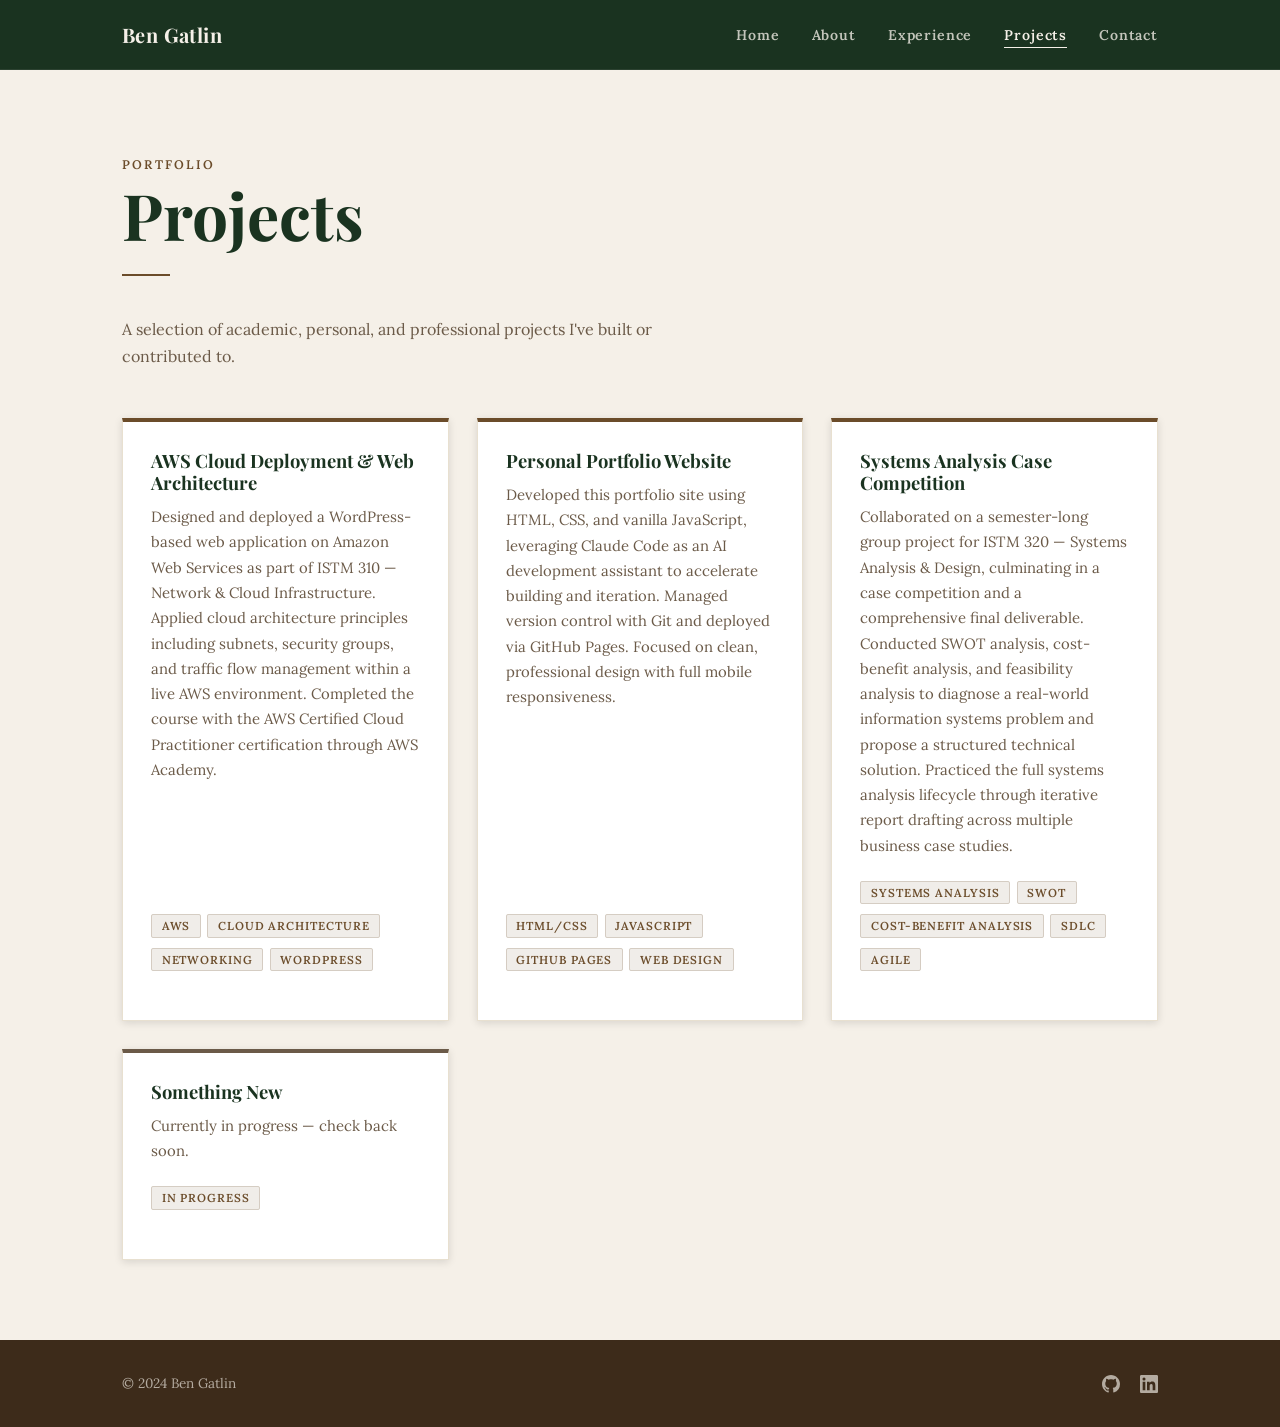
<file: projects.html>
<!DOCTYPE html>
<html lang="en">
<head>
  <meta charset="UTF-8">
  <meta name="viewport" content="width=device-width, initial-scale=1.0">
  <meta name="description" content="Projects by Ben Gatlin — portfolio of academic, personal, and professional work.">
  <title>Projects — Ben Gatlin</title>
  <link rel="preconnect" href="https://fonts.googleapis.com">
  <link rel="preconnect" href="https://fonts.gstatic.com" crossorigin>
  <link href="https://fonts.googleapis.com/css2?family=Playfair+Display:ital,wght@0,400;0,700;1,400&family=Lora:ital,wght@0,400;0,600;1,400&display=swap" rel="stylesheet">
  <link rel="stylesheet" href="css/styles.css">
</head>
<body>

  <!-- ===== NAVBAR ===== -->
  <nav class="navbar" role="navigation" aria-label="Main navigation">
    <div class="container">
      <a href="index.html" class="nav-brand">Ben Gatlin</a>
      <button class="nav-hamburger" aria-label="Toggle navigation" aria-expanded="false">
        <span></span>
        <span></span>
        <span></span>
      </button>
      <ul class="nav-links">
        <li><a href="index.html">Home</a></li>
        <li><a href="about.html">About</a></li>
        <li><a href="experience.html">Experience</a></li>
        <li><a href="projects.html">Projects</a></li>
        <li><a href="contact.html">Contact</a></li>
      </ul>
    </div>
  </nav>

  <main style="padding-top: var(--nav-height);">

    <section class="section" aria-labelledby="projects-heading">
      <div class="container">
        <span class="section-label">Portfolio</span>
        <h1 id="projects-heading" class="section-title">Projects</h1>
        <div class="section-divider"></div>
        <p style="max-width: 620px; color: var(--color-text-muted); margin-bottom: 3rem;">
          <!-- PLACEHOLDER: Optional intro sentence about your work -->
          A selection of academic, personal, and professional projects I've built or contributed to.
        </p>

        <!-- ─────────────────────────────────────────────────────────
             PROJECT CARD TEMPLATE — copy this block to add a project.
             Remove the project-card--coming-soon class for real cards.
             ───────────────────────────────────────────────────────── -->

        <div class="projects-grid">

          <!-- Card 1: Academic Project -->
          <article class="project-card reveal" aria-labelledby="proj-1-title">
            <h3 id="proj-1-title">
              AWS Cloud Deployment &amp; Web Architecture
            </h3>
            <p>
              Designed and deployed a WordPress-based web application on Amazon Web Services as part of ISTM 310 — Network &amp; Cloud Infrastructure. Applied cloud architecture principles including subnets, security groups, and traffic flow management within a live AWS environment. Completed the course with the AWS Certified Cloud Practitioner certification through AWS Academy.
            </p>
            <ul class="tag-list" aria-label="Technologies used">
              <li><span class="tag">AWS</span></li>
              <li><span class="tag">Cloud Architecture</span></li>
              <li><span class="tag">Networking</span></li>
              <li><span class="tag">WordPress</span></li>
            </ul>
          </article>

          <!-- Card 2: Personal / Side Project -->
          <article class="project-card reveal" aria-labelledby="proj-2-title">
            <h3 id="proj-2-title">
              Personal Portfolio Website
            </h3>
            <p>
              Developed this portfolio site using HTML, CSS, and vanilla JavaScript, leveraging Claude Code as an AI development assistant to accelerate building and iteration. Managed version control with Git and deployed via GitHub Pages. Focused on clean, professional design with full mobile responsiveness.
            </p>
            <ul class="tag-list" aria-label="Technologies used">
              <li><span class="tag">HTML/CSS</span></li>
              <li><span class="tag">JavaScript</span></li>
              <li><span class="tag">GitHub Pages</span></li>
              <li><span class="tag">Web Design</span></li>
            </ul>
          </article>

          <!-- Card 3: Academic / Group Project -->
          <article class="project-card reveal" aria-labelledby="proj-3-title">
            <h3 id="proj-3-title">
              Systems Analysis Case Competition
            </h3>
            <p>
              Collaborated on a semester-long group project for ISTM 320 — Systems Analysis &amp; Design, culminating in a case competition and a comprehensive final deliverable. Conducted SWOT analysis, cost-benefit analysis, and feasibility analysis to diagnose a real-world information systems problem and propose a structured technical solution. Practiced the full systems analysis lifecycle through iterative report drafting across multiple business case studies.
            </p>
            <ul class="tag-list" aria-label="Technologies used">
              <li><span class="tag">Systems Analysis</span></li>
              <li><span class="tag">SWOT</span></li>
              <li><span class="tag">Cost-Benefit Analysis</span></li>
              <li><span class="tag">SDLC</span></li>
              <li><span class="tag">Agile</span></li>
            </ul>
          </article>

          <!-- Card 4: Coming Soon -->
          <article class="project-card project-card--coming-soon reveal" aria-labelledby="proj-4-title" aria-label="Coming soon project">
            <h3 id="proj-4-title">
              <!-- PLACEHOLDER: Hint at what's coming, or leave as-is -->
              Something New
            </h3>
            <p>
              <!-- PLACEHOLDER: Tease what you're working on -->
              Currently in progress — check back soon.
            </p>
            <ul class="tag-list" aria-label="Status">
              <li><span class="tag">In Progress</span></li>
            </ul>
          </article>

        </div>
      </div>
    </section>

  </main>

  <!-- ===== FOOTER ===== -->
  <footer class="footer" role="contentinfo">
    <div class="container">
      <p class="footer-copy">&copy; 2024 Ben Gatlin</p>
      <nav class="footer-links" aria-label="Social links">
        <!-- PLACEHOLDER: Replace href values with real profile URLs -->
        <a href="https://github.com/BenGatlin" target="_blank" rel="noopener noreferrer" aria-label="GitHub">
          <svg class="footer-icon" viewBox="0 0 24 24" fill="currentColor" aria-hidden="true">
            <path d="M12 0C5.37 0 0 5.37 0 12c0 5.31 3.435 9.795 8.205 11.385.6.105.825-.255.825-.57 0-.285-.015-1.23-.015-2.235-3.015.555-3.795-.735-4.035-1.41-.135-.345-.72-1.41-1.23-1.695-.42-.225-1.02-.78-.015-.795.945-.015 1.62.87 1.845 1.23 1.08 1.815 2.805 1.305 3.495.99.105-.78.42-1.305.765-1.605-2.67-.3-5.46-1.335-5.46-5.925 0-1.305.465-2.385 1.23-3.225-.12-.3-.54-1.53.12-3.18 0 0 1.005-.315 3.3 1.23.96-.27 1.98-.405 3-.405s2.04.135 3 .405c2.295-1.56 3.3-1.23 3.3-1.23.66 1.65.24 2.88.12 3.18.765.84 1.23 1.905 1.23 3.225 0 4.605-2.805 5.625-5.475 5.925.435.375.81 1.095.81 2.22 0 1.605-.015 2.895-.015 3.3 0 .315.225.69.825.57A12.02 12.02 0 0 0 24 12c0-6.63-5.37-12-12-12z"/>
          </svg>
        </a>
        <a href="https://www.linkedin.com/in/ben-gatlin-" target="_blank" rel="noopener noreferrer" aria-label="LinkedIn">
          <svg class="footer-icon" viewBox="0 0 24 24" fill="currentColor" aria-hidden="true">
            <path d="M20.447 20.452h-3.554v-5.569c0-1.328-.027-3.037-1.852-3.037-1.853 0-2.136 1.445-2.136 2.939v5.667H9.351V9h3.414v1.561h.046c.477-.9 1.637-1.85 3.37-1.85 3.601 0 4.267 2.37 4.267 5.455v6.286zM5.337 7.433a2.062 2.062 0 0 1-2.063-2.065 2.064 2.064 0 1 1 2.063 2.065zm1.782 13.019H3.555V9h3.564v11.452zM22.225 0H1.771C.792 0 0 .774 0 1.729v20.542C0 23.227.792 24 1.771 24h20.451C23.2 24 24 23.227 24 22.271V1.729C24 .774 23.2 0 22.222 0h.003z"/>
          </svg>
        </a>
      </nav>
    </div>
  </footer>

  <script src="js/scripts.js"></script>
</body>
</html>
</file>
<file: css/styles.css>
/* =========================================
   1. RESET & BASE
   ========================================= */

*, *::before, *::after {
  box-sizing: border-box;
  margin: 0;
  padding: 0;
}

html {
  scroll-behavior: smooth;
}

body {
  font-family: var(--font-body);
  font-size: 1rem;
  line-height: 1.7;
  color: var(--color-text);
  background-color: var(--color-cream);
}

img {
  display: block;
  max-width: 100%;
}

a {
  color: inherit;
  text-decoration: none;
}

ul {
  list-style: none;
}

/* =========================================
   2. DESIGN TOKENS
   ========================================= */

:root {
  --color-green-dark:   #1A3320;
  --color-green-mid:    #2C4A2E;
  --color-brown-dark:   #3D2B1A;
  --color-brown-mid:    #6B4C2A;
  --color-cream:        #F5F0E8;
  --color-cream-dark:   #E8E0D0;
  --color-text:         #2A1F14;
  --color-text-muted:   #6B5A48;

  --font-heading: 'Playfair Display', Georgia, serif;
  --font-body:    'Lora', Georgia, serif;

  --max-width:    1100px;
  --nav-height:   70px;

  --shadow-sm:    0 2px 8px rgba(0,0,0,0.12);
  --shadow-md:    0 4px 20px rgba(0,0,0,0.18);
  --shadow-lg:    0 8px 40px rgba(0,0,0,0.22);

  --radius:       4px;
  --transition:   0.25s ease;
}

/* =========================================
   3. TYPOGRAPHY
   ========================================= */

h1, h2, h3, h4 {
  font-family: var(--font-heading);
  font-weight: 700;
  line-height: 1.2;
  color: var(--color-green-dark);
}

h1 { font-size: clamp(2.4rem, 6vw, 4rem); }
h2 { font-size: clamp(1.8rem, 4vw, 2.6rem); }
h3 { font-size: clamp(1.2rem, 2.5vw, 1.5rem); }

p {
  margin-bottom: 1.2rem;
  color: var(--color-text);
}

p:last-child {
  margin-bottom: 0;
}

/* =========================================
   4. LAYOUT UTILITIES
   ========================================= */

.container {
  width: 100%;
  max-width: var(--max-width);
  margin: 0 auto;
  padding: 0 2rem;
}

.section {
  padding: 5rem 0;
}

.section-label {
  font-family: var(--font-body);
  font-size: 0.78rem;
  font-weight: 600;
  letter-spacing: 0.18em;
  text-transform: uppercase;
  color: var(--color-brown-mid);
  margin-bottom: 0.75rem;
}

.section-title {
  margin-bottom: 0.5rem;
}

.section-divider {
  width: 48px;
  height: 2px;
  background-color: var(--color-brown-mid);
  margin: 1.25rem 0 2.5rem;
}

.section-divider.center {
  margin-left: auto;
  margin-right: auto;
}

.text-center { text-align: center; }

/* Scroll reveal animation */
.reveal {
  opacity: 0;
  transform: translateY(24px);
  transition: opacity 0.55s ease, transform 0.55s ease;
}

.reveal.visible {
  opacity: 1;
  transform: translateY(0);
}

/* =========================================
   5. NAVBAR
   ========================================= */

.navbar {
  position: fixed;
  top: 0;
  left: 0;
  right: 0;
  height: var(--nav-height);
  background-color: var(--color-green-dark);
  border-bottom: 1px solid rgba(245, 240, 232, 0.08);
  z-index: 1000;
  display: flex;
  align-items: center;
}

.navbar .container {
  display: flex;
  align-items: center;
  justify-content: space-between;
}

.nav-brand {
  font-family: var(--font-heading);
  font-size: 1.25rem;
  font-weight: 700;
  color: var(--color-cream);
  letter-spacing: 0.02em;
  white-space: nowrap;
}

.nav-brand:hover {
  color: var(--color-cream-dark);
}

.nav-links {
  display: flex;
  align-items: center;
  gap: 2rem;
}

.nav-links a {
  font-family: var(--font-body);
  font-size: 0.88rem;
  font-weight: 600;
  letter-spacing: 0.06em;
  color: rgba(245, 240, 232, 0.78);
  transition: color var(--transition);
  position: relative;
  padding-bottom: 2px;
}

.nav-links a::after {
  content: '';
  position: absolute;
  bottom: -2px;
  left: 0;
  width: 0;
  height: 1px;
  background-color: var(--color-cream);
  transition: width var(--transition);
}

.nav-links a:hover,
.nav-links a.active {
  color: var(--color-cream);
}

.nav-links a:hover::after,
.nav-links a.active::after {
  width: 100%;
}

.nav-hamburger {
  display: none;
  flex-direction: column;
  justify-content: center;
  gap: 5px;
  background: none;
  border: none;
  cursor: pointer;
  padding: 6px;
}

.nav-hamburger span {
  display: block;
  width: 24px;
  height: 2px;
  background-color: var(--color-cream);
  transition: var(--transition);
  border-radius: 1px;
}

/* =========================================
   6. FOOTER
   ========================================= */

.footer {
  background-color: var(--color-brown-dark);
  color: var(--color-cream);
  padding: 2rem 0;
}

.footer .container {
  display: flex;
  align-items: center;
  justify-content: space-between;
  flex-wrap: wrap;
  gap: 1rem;
}

.footer-copy {
  font-family: var(--font-body);
  font-size: 0.85rem;
  color: rgba(245, 240, 232, 0.65);
  margin-bottom: 0;
}

.footer-links {
  display: flex;
  gap: 1.25rem;
  align-items: center;
}

.footer-links a {
  color: rgba(245, 240, 232, 0.65);
  font-size: 0.85rem;
  font-family: var(--font-body);
  transition: color var(--transition);
}

.footer-links a:hover {
  color: var(--color-cream);
}

.footer-icon {
  width: 18px;
  height: 18px;
  vertical-align: middle;
}

/* =========================================
   7. HERO SECTION
   ========================================= */

.hero {
  min-height: 100vh;
  background-color: var(--color-green-dark);
  background-image:
    radial-gradient(ellipse at 70% 20%, rgba(44, 74, 46, 0.6) 0%, transparent 60%),
    radial-gradient(ellipse at 20% 80%, rgba(107, 76, 42, 0.15) 0%, transparent 50%);
  display: flex;
  flex-direction: column;
  align-items: center;
  justify-content: center;
  padding: calc(var(--nav-height) + 3rem) 2rem 4rem;
  text-align: center;
}

.hero-photo-wrap {
  position: relative;
  width: 200px;
  height: 200px;
  margin: 0 auto 2.5rem;
}

.hero-photo {
  width: 200px;
  height: 200px;
  border-radius: 50%;
  object-fit: cover;
  border: 3px solid var(--color-brown-mid);
  box-shadow: 0 0 0 6px rgba(107, 76, 42, 0.2), var(--shadow-lg);
}

.hero h1 {
  color: var(--color-cream);
  margin-bottom: 1rem;
  letter-spacing: 0.01em;
}

.hero-subtitle {
  font-family: var(--font-body);
  font-style: italic;
  font-size: clamp(1rem, 2.5vw, 1.2rem);
  color: rgba(245, 240, 232, 0.7);
  margin-bottom: 2.5rem;
  letter-spacing: 0.02em;
}

.hero-cta {
  display: flex;
  gap: 1rem;
  justify-content: center;
  flex-wrap: wrap;
}

.hero-intro {
  background-color: var(--color-cream);
  padding: 4.5rem 0;
}

.hero-intro-inner {
  max-width: 680px;
  margin: 0 auto;
  text-align: center;
}

.hero-intro-inner h2 {
  margin-bottom: 1.25rem;
}

.hero-intro-inner p {
  font-size: 1.05rem;
  color: var(--color-text-muted);
}

/* =========================================
   8. ABOUT PAGE
   ========================================= */

.about-grid {
  display: grid;
  grid-template-columns: 2fr 3fr;
  gap: 4rem;
  align-items: start;
}

.about-photo-wrap {
  position: sticky;
  top: calc(var(--nav-height) + 2rem);
}

.about-photo {
  width: 100%;
  aspect-ratio: 3/4;
  object-fit: cover;
  border: 1px solid var(--color-cream-dark);
  box-shadow: 6px 6px 0 var(--color-brown-mid), var(--shadow-md);
}

.about-content h2 {
  margin-bottom: 0.5rem;
}

.about-content p {
  font-size: 1.02rem;
  color: var(--color-text-muted);
}

.about-interests {
  background-color: var(--color-cream-dark);
  padding: 4rem 0;
}

.interests-grid {
  display: grid;
  grid-template-columns: repeat(3, 1fr);
  gap: 1.5rem;
  margin-top: 1rem;
}

.interest-item {
  background-color: var(--color-cream);
  border-left: 3px solid var(--color-brown-mid);
  padding: 1.25rem 1.5rem;
}

.interest-item h4 {
  font-size: 1rem;
  margin-bottom: 0.35rem;
}

.interest-item p {
  font-size: 0.88rem;
  color: var(--color-text-muted);
  margin-bottom: 0;
}

/* =========================================
   9. EXPERIENCE / TIMELINE
   ========================================= */

.education-card {
  background-color: var(--color-green-dark);
  color: var(--color-cream);
  padding: 2.5rem;
  border-radius: var(--radius);
  display: grid;
  grid-template-columns: 1fr auto;
  align-items: center;
  gap: 1.5rem;
  margin-bottom: 4rem;
}

.education-card h3 {
  color: var(--color-cream);
  font-size: 1.4rem;
  margin-bottom: 0.3rem;
}

.education-card .degree {
  font-family: var(--font-body);
  font-style: italic;
  color: rgba(245, 240, 232, 0.75);
  font-size: 1rem;
  margin-bottom: 0.6rem;
}

.education-card .detail {
  font-size: 0.88rem;
  color: rgba(245, 240, 232, 0.6);
  margin-bottom: 0.2rem;
}

.education-date {
  text-align: right;
}

.education-date .year {
  font-family: var(--font-heading);
  font-size: 2rem;
  color: var(--color-cream);
  line-height: 1;
}

.education-date .year-label {
  font-size: 0.78rem;
  letter-spacing: 0.12em;
  text-transform: uppercase;
  color: rgba(245, 240, 232, 0.5);
}

.timeline {
  position: relative;
  padding-left: 2.5rem;
}

.timeline::before {
  content: '';
  position: absolute;
  left: 8px;
  top: 8px;
  bottom: 8px;
  width: 2px;
  background-color: var(--color-brown-mid);
  opacity: 0.4;
}

.timeline-entry {
  position: relative;
  margin-bottom: 2.5rem;
}

.timeline-entry:last-child {
  margin-bottom: 0;
}

.timeline-dot {
  position: absolute;
  left: calc(-2.5rem + 2px);
  top: 6px;
  width: 14px;
  height: 14px;
  border-radius: 50%;
  background-color: var(--color-brown-mid);
  border: 2px solid var(--color-cream);
  box-shadow: 0 0 0 2px var(--color-brown-mid);
}

.timeline-card {
  background-color: white;
  border: 1px solid var(--color-cream-dark);
  border-top: 3px solid var(--color-brown-mid);
  padding: 1.75rem 2rem;
  box-shadow: var(--shadow-sm);
  transition: box-shadow var(--transition);
}

.timeline-card:hover {
  box-shadow: var(--shadow-md);
}

.timeline-header {
  display: flex;
  justify-content: space-between;
  align-items: flex-start;
  flex-wrap: wrap;
  gap: 0.5rem;
  margin-bottom: 0.75rem;
}

.timeline-role {
  font-family: var(--font-heading);
  font-size: 1.15rem;
  color: var(--color-green-dark);
}

.timeline-company {
  font-family: var(--font-body);
  font-weight: 600;
  font-size: 0.9rem;
  color: var(--color-brown-mid);
  margin-top: 0.15rem;
}

.timeline-dates {
  font-size: 0.82rem;
  font-family: var(--font-body);
  color: var(--color-text-muted);
  white-space: nowrap;
  padding-top: 0.2rem;
}

.timeline-bullets {
  padding-left: 1.25rem;
  list-style: disc;
  color: var(--color-text-muted);
}

.timeline-bullets li {
  font-size: 0.93rem;
  margin-bottom: 0.4rem;
  padding-left: 0.25rem;
}

.timeline-bullets li:last-child {
  margin-bottom: 0;
}

.resume-cta {
  text-align: center;
  padding: 4rem 0;
  background-color: var(--color-cream-dark);
}

.resume-cta h3 {
  margin-bottom: 0.5rem;
}

.resume-cta p {
  color: var(--color-text-muted);
  margin-bottom: 1.75rem;
}

/* =========================================
   10. PROJECTS GRID & CARDS
   ========================================= */

.projects-grid {
  display: grid;
  grid-template-columns: repeat(auto-fill, minmax(300px, 1fr));
  gap: 1.75rem;
}

.project-card {
  background-color: white;
  border: 1px solid var(--color-cream-dark);
  border-top: 4px solid var(--color-brown-mid);
  padding: 1.75rem;
  box-shadow: var(--shadow-sm);
  transition: transform var(--transition), box-shadow var(--transition);
  display: flex;
  flex-direction: column;
}

.project-card:hover:not(.project-card--coming-soon) {
  transform: translateY(-4px);
  box-shadow: var(--shadow-md);
}

.project-card--coming-soon {
  opacity: 0.55;
  border-top-color: var(--color-text-muted);
  cursor: default;
}

.project-card h3 {
  font-size: 1.15rem;
  margin-bottom: 0.6rem;
}

.project-card p {
  font-size: 0.93rem;
  color: var(--color-text-muted);
  flex-grow: 1;
  margin-bottom: 1.25rem;
}

.tag-list {
  display: flex;
  flex-wrap: wrap;
  gap: 0.4rem;
  margin-bottom: 1.25rem;
}

.tag {
  font-family: var(--font-body);
  font-size: 0.72rem;
  font-weight: 600;
  letter-spacing: 0.08em;
  text-transform: uppercase;
  color: var(--color-brown-mid);
  background-color: rgba(107, 76, 42, 0.1);
  border: 1px solid rgba(107, 76, 42, 0.2);
  padding: 0.2rem 0.6rem;
  border-radius: 2px;
}

/* =========================================
   11. CONTACT PAGE
   ========================================= */

.contact-section {
  min-height: calc(100vh - var(--nav-height) - 100px);
  display: flex;
  align-items: center;
  background-color: var(--color-cream);
  padding: calc(var(--nav-height) + 4rem) 2rem 5rem;
}

.contact-inner {
  max-width: 600px;
  margin: 0 auto;
  text-align: center;
  width: 100%;
}

.contact-inner h1 {
  margin-bottom: 0.5rem;
}

.contact-intro {
  color: var(--color-text-muted);
  font-size: 1.05rem;
  font-style: italic;
  margin-bottom: 3.5rem;
}

.contact-list {
  display: flex;
  flex-direction: column;
  gap: 1.25rem;
}

.contact-item {
  display: flex;
  align-items: center;
  gap: 1.25rem;
  padding: 1.5rem 2rem;
  background-color: white;
  border: 1px solid var(--color-cream-dark);
  border-left: 4px solid var(--color-brown-mid);
  text-align: left;
  transition: border-color var(--transition), box-shadow var(--transition);
  text-decoration: none;
  color: var(--color-text);
}

.contact-item:hover {
  border-left-color: var(--color-green-mid);
  box-shadow: var(--shadow-md);
}

.contact-icon {
  width: 40px;
  height: 40px;
  flex-shrink: 0;
  color: var(--color-brown-mid);
}

.contact-item:hover .contact-icon {
  color: var(--color-green-mid);
}

.contact-label {
  font-family: var(--font-body);
  font-size: 0.75rem;
  font-weight: 600;
  letter-spacing: 0.12em;
  text-transform: uppercase;
  color: var(--color-text-muted);
  margin-bottom: 0.15rem;
}

.contact-value {
  font-family: var(--font-heading);
  font-size: 1.05rem;
  color: var(--color-green-dark);
}

/* =========================================
   12. BUTTONS
   ========================================= */

.btn {
  display: inline-block;
  font-family: var(--font-body);
  font-size: 0.88rem;
  font-weight: 600;
  letter-spacing: 0.08em;
  text-transform: uppercase;
  padding: 0.75rem 1.75rem;
  border-radius: var(--radius);
  cursor: pointer;
  transition: background-color var(--transition), color var(--transition), border-color var(--transition), box-shadow var(--transition);
  border: 2px solid transparent;
  text-decoration: none;
}

.btn-primary {
  background-color: var(--color-brown-mid);
  color: var(--color-cream);
  border-color: var(--color-brown-mid);
}

.btn-primary:hover {
  background-color: var(--color-brown-dark);
  border-color: var(--color-brown-dark);
}

.btn-outline {
  background-color: transparent;
  color: var(--color-cream);
  border-color: rgba(245, 240, 232, 0.5);
}

.btn-outline:hover {
  background-color: rgba(245, 240, 232, 0.1);
  border-color: var(--color-cream);
}

.btn-dark {
  background-color: var(--color-green-dark);
  color: var(--color-cream);
  border-color: var(--color-green-dark);
}

.btn-dark:hover {
  background-color: var(--color-green-mid);
  border-color: var(--color-green-mid);
}

/* =========================================
   13. RESPONSIVE — TABLET (max-width: 1024px)
   ========================================= */

@media (max-width: 1024px) {
  .about-grid {
    gap: 2.5rem;
  }

  .interests-grid {
    grid-template-columns: repeat(2, 1fr);
  }

  .education-card {
    grid-template-columns: 1fr;
    gap: 1rem;
  }

  .education-date {
    text-align: left;
    display: flex;
    align-items: center;
    gap: 0.75rem;
  }
}

/* =========================================
   14. RESPONSIVE — MOBILE (max-width: 768px)
   ========================================= */

@media (max-width: 768px) {
  .section {
    padding: 3.5rem 0;
  }

  /* Nav mobile */
  .nav-hamburger {
    display: flex;
  }

  .nav-links {
    display: none;
    position: absolute;
    top: var(--nav-height);
    left: 0;
    right: 0;
    background-color: var(--color-green-dark);
    flex-direction: column;
    padding: 1.25rem 2rem 1.75rem;
    gap: 1rem;
    border-top: 1px solid rgba(245, 240, 232, 0.08);
    box-shadow: var(--shadow-md);
  }

  .navbar.nav-open .nav-links {
    display: flex;
  }

  .nav-links a {
    font-size: 1rem;
    padding: 0.35rem 0;
  }

  /* About */
  .about-grid {
    grid-template-columns: 1fr;
    gap: 2rem;
  }

  .about-photo-wrap {
    position: static;
    max-width: 320px;
    margin: 0 auto;
  }

  .about-photo {
    aspect-ratio: 4/3;
  }

  .interests-grid {
    grid-template-columns: 1fr;
  }

  /* Experience */
  .timeline {
    padding-left: 2rem;
  }

  .timeline-card {
    padding: 1.25rem;
  }

  .timeline-header {
    flex-direction: column;
  }

  /* Projects */
  .projects-grid {
    grid-template-columns: 1fr;
  }

  /* Contact */
  .contact-item {
    padding: 1.25rem;
  }

  /* Footer */
  .footer .container {
    flex-direction: column;
    text-align: center;
  }
}
</file>
